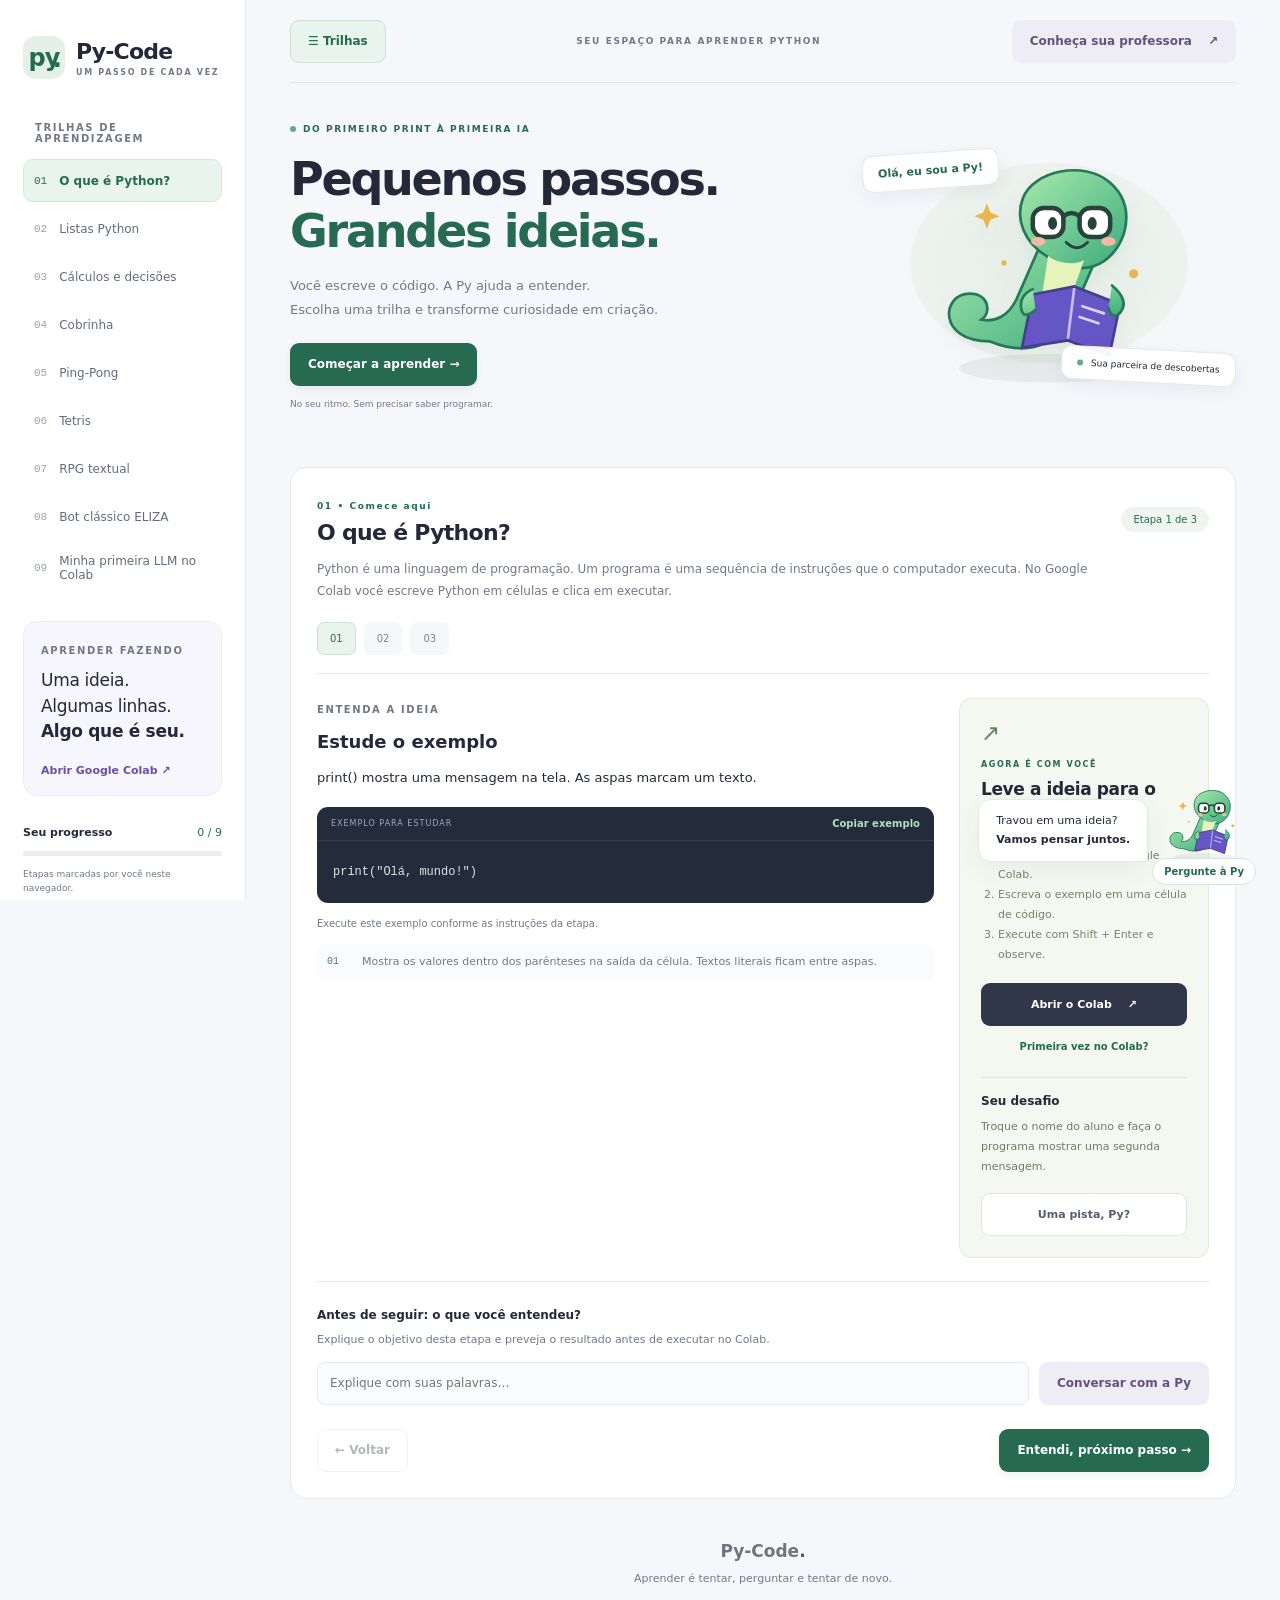
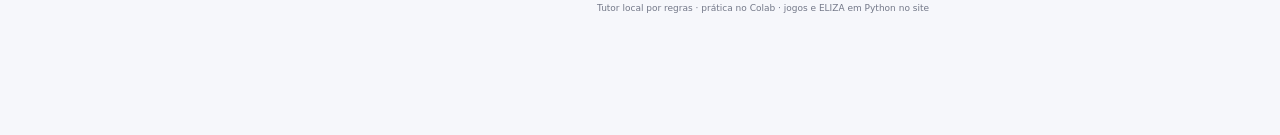
<file: index.html>
<!doctype html>
<html lang="pt-BR">
<head>
<meta charset="utf-8"><meta name="viewport" content="width=device-width,initial-scale=1,viewport-fit=cover">
<meta name="theme-color" content="#f6f7fb"><meta name="description" content="Aprenda Python passo a passo com a Py, sua cobrinha professora. Aulas, desafios e orientação para programar no Google Colab.">
<title>Py-Code — Pequenos passos, grandes ideias</title>
<link rel="manifest" href="./manifest.webmanifest"><link rel="stylesheet" href="./academia.css?v=46">
<script src="./curriculo.js?v=46" defer></script><script src="./tutor.js?v=46" defer></script><script src="./academia.js?v=46" defer></script>
<script src="./games-data.js?v=46" defer></script><script src="./games.js?v=46" defer></script></head>
<body>
<a class="skip" href="#lesson">Pular para a aula</a>
<button id="trailsBackdrop" class="trails-backdrop" aria-label="Fechar menu de trilhas" hidden></button><div class="layout">
<aside class="sidebar" id="trailSidebar" aria-label="Trilhas de aprendizagem">
<a class="brand" href="./" aria-label="Py-Code início"><span class="brand-symbol">py<span>.</span></span><span>Py-Code<small>UM PASSO DE CADA VEZ</small></span></a>
<p class="nav-caption">TRILHAS DE APRENDIZAGEM</p><nav id="nav" aria-label="Trilhas de aprendizagem"><a href="?trilha=inicio#lesson">O que é Python?</a><a href="?trilha=listas#lesson">Listas Python</a><a href="?trilha=calculos#lesson">Cálculos e decisões</a><a href="?trilha=cobrinha#lesson">Cobrinha</a><a href="?trilha=pong#lesson">Ping-Pong</a><a href="?trilha=tetris#lesson">Tetris</a><a href="?trilha=rpg#lesson">RPG textual</a><a href="?trilha=bot#lesson">Bot clássico ELIZA</a><a href="?trilha=colab#lesson">Minha primeira LLM</a></nav>
<div class="sidebar-tip"><span class="tiny-label">APRENDER FAZENDO</span><p>Uma ideia.<br>Algumas linhas.<br><strong>Algo que é seu.</strong></p><a href="https://colab.research.google.com/" target="_blank" rel="noopener noreferrer">Abrir Google Colab <span aria-hidden="true">↗</span></a></div>
<div class="progress-card"><div><strong>Seu progresso</strong><span id="progressLabel"></span></div><progress id="progressBar" value="0" max="9"></progress><small>Etapas marcadas por você neste navegador.</small></div>
</aside>
<main>
<header class="topbar"><button id="toggleTrails" class="button outline trails-toggle" aria-controls="trailSidebar" aria-expanded="false">☰ Trilhas</button><span>SEU ESPAÇO PARA APRENDER PYTHON</span><button id="openBot" class="button subtle">Conheça sua professora <span aria-hidden="true">↗</span></button></header>
<section class="hero"><div><span class="eyebrow"><span class="dot"></span> DO PRIMEIRO PRINT À PRIMEIRA IA</span><h1>Pequenos passos.<br><span>Grandes ideias.</span></h1><p>Você escreve o código. A Py ajuda a entender.<br>Escolha uma trilha e transforme curiosidade em criação.</p><button class="button primary" id="continue">Começar a aprender <span aria-hidden="true">→</span></button><span class="hero-note">No seu ritmo. Sem precisar saber programar.</span></div><div class="hero-art"><span class="float-label label-one">Olá, eu sou a Py!</span><img src="./assets/py-mentor.svg" alt="Py, uma cobrinha verde com óculos e um livro de Python" width="300" height="300"><span class="float-label label-two"><span class="dot"></span> Sua parceira de descobertas</span></div></section>
<section hidden class="paths" aria-labelledby="pathsTitle"><div class="section-heading"><div><span class="eyebrow">EXPLORE E DESCUBRA</span><h2 id="pathsTitle">O que vamos criar hoje?</h2></div><span class="muted">9 trilhas · do zero à IA</span></div><div class="cards" id="cards"></div></section>
<section id="lesson" class="lesson" aria-labelledby="lessonTitle" tabindex="-1">
<div class="lesson-heading"><div><span class="eyebrow" id="lessonTag"></span><h2 id="lessonTitle"></h2></div><span class="stage-badge" id="lessonCounter"></span></div><p id="intro" class="lesson-intro"></p>
<div id="stepTabs" class="step-tabs" aria-label="Etapas da aula"></div>
<div class="lesson-grid"><div><span class="tiny-label">ENTENDA A IDEIA</span><h3 id="stageTitle"></h3><p id="explain" class="explanation"></p><div class="example"><div class="example-head"><span>EXEMPLO PARA ESTUDAR</span><button id="copy" class="text-button">Copiar exemplo</button></div><pre><code id="exampleCode"></code></pre></div><p class="example-note" id="executionNote">Estude o código desta etapa e siga as instruções de execução.</p><div id="lineNotes" class="line-notes"></div></div><aside class="practice"><span class="practice-icon" aria-hidden="true">↗</span><span class="eyebrow">AGORA É COM VOCÊ</span><h3 id="practiceTitle">Leve a ideia para o Colab</h3><ol id="practiceInstructions"><li>Abra um notebook no Google Colab.</li><li>Escreva o exemplo em uma célula de código.</li><li>Execute com Shift + Enter e observe.</li></ol><a class="button dark" href="https://colab.research.google.com/" target="_blank" rel="noopener noreferrer">Abrir o Colab <span aria-hidden="true">↗</span></a><button id="playHere" class="button primary" hidden>Jogar aqui no site</button><a id="interactiveColab" class="button outline" target="_blank" rel="noopener noreferrer" hidden>Abrir projeto no Colab ↗</a><button class="text-button" id="colabHelp">Primeira vez no Colab?</button><div class="practice-divider"></div><strong>Seu desafio</strong><p id="challenge"></p><button id="hint" class="button outline">Uma pista, Py?</button></aside></div>
<section id="gamePanel" class="game-panel" aria-label="Projeto interativo em Python" hidden><h3>Execute o projeto aqui</h3><p id="gameStatus" role="status"></p><canvas id="gameCanvas" width="320" height="320" aria-label="Tabuleiro do jogo"></canvas><p id="gameStory"></p><div id="gameControls"></div><div><button id="gamePause" class="button primary">Iniciar</button><button id="gameReset" class="button outline">Reiniciar</button><button id="gameClose" class="button outline">Fechar jogo</button></div><div id="gameChatLog" role="log" aria-live="polite"></div><form id="gameChatForm" hidden><label for="gameChatInput">Sua mensagem para ELIZA</label><input id="gameChatInput" maxlength="2000" autocomplete="off"><button class="button primary" type="submit">Enviar</button></form></section><div class="check"><label for="reflection">Antes de seguir: o que você entendeu?</label><p id="checkQuestion"></p><div class="reflection-row"><input id="reflection" autocomplete="off" maxlength="600" placeholder="Explique com suas palavras…"><button id="discuss" class="button subtle">Conversar com a Py</button></div></div>
<div class="lesson-footer"><button id="previous" class="button outline">← Voltar</button><span id="lessonStatus" role="status"></span><button id="next" class="button primary">Entendi, próximo passo →</button></div>
</section><footer class="page-footer"><span class="brand-word">Py-Code<span>.</span></span><p>Aprender é tentar, perguntar e tentar de novo.</p><small>Tutor local por regras · prática no Colab · jogos e ELIZA em Python no site</small></footer>
</main></div>
<div class="mascot-dock"><div class="mascot-bubble" id="mascotBubble">Travou em uma ideia?<br><strong>Vamos pensar juntos.</strong></div><button class="bot-fab" id="botFab" aria-controls="assistant" aria-expanded="false" aria-label="Abrir conversa com a Py, professora Python"><img src="./assets/py-mentor.svg" alt="" width="92" height="92"><span>Pergunte à Py</span></button></div>
<aside class="assistant" id="assistant" role="dialog" aria-modal="false" aria-labelledby="assistantTitle" hidden>
<header class="assistant-head"><img src="./assets/py-mentor.svg" alt="" width="48" height="48"><div><h2 id="assistantTitle">Py, sua professora</h2><span><span class="dot"></span> Vamos pensar passo a passo</span></div><button id="closeBot" aria-label="Fechar conversa" class="close-button">×</button></header>
<div class="chat-context" id="chatContext"></div><div id="messages" role="log" aria-live="polite" aria-relevant="additions" aria-label="Conversa com a professora"></div><div class="suggestions" id="suggestions"></div>
<form id="chatForm" class="composer"><label class="sr-only" for="chatInput">Pergunte ou cole um trecho de código do Colab</label><textarea id="chatInput" rows="2" maxlength="6000" placeholder="Sua dúvida, seu código ou um erro…"></textarea><button type="submit" aria-label="Enviar mensagem">↑</button></form><p class="chat-disclaimer">Tutor por regras, sem LLM. Analisa pistas; não executa nem valida Python.</p>
</aside><div class="toast" id="toast" role="status" hidden></div><noscript>Ative o JavaScript para abrir as aulas e conversar com a Py.</noscript>
</body></html>
</file>
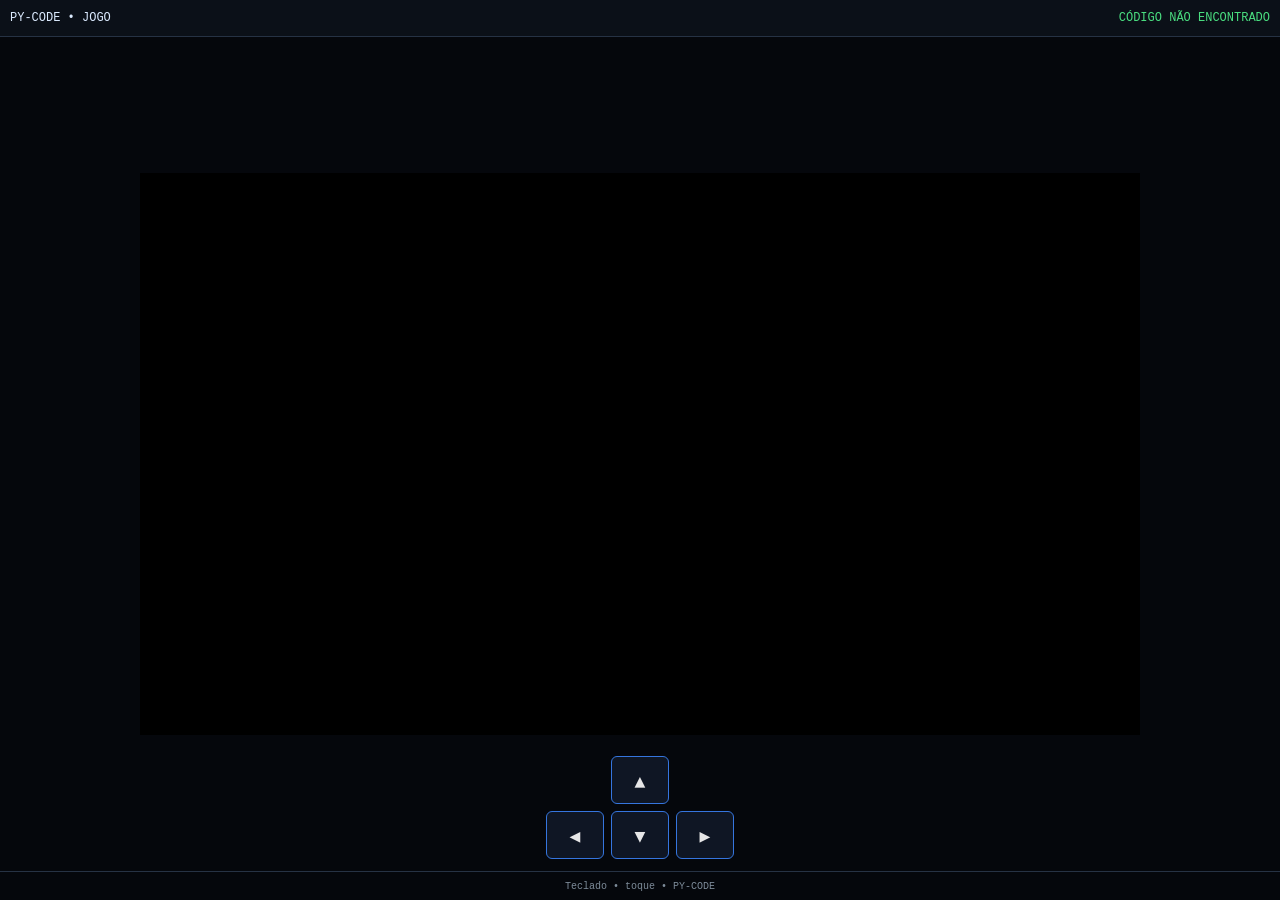
<file: jogo.html>
<!DOCTYPE html>
<html lang="pt-BR">
<head>
<meta charset="UTF-8">
<meta name="viewport" content="width=device-width,initial-scale=1,viewport-fit=cover,user-scalable=no">
<meta name="theme-color" content="#05070c">
<title>Py-Code — Jogo</title>
<style>
html,body{margin:0;width:100%;height:100%;background:#05070c;color:#dbeafe;font-family:Consolas,"Courier New",monospace;overflow:hidden}
body{display:flex;flex-direction:column}
header{height:36px;flex:0 0 auto;display:flex;align-items:center;justify-content:space-between;padding:0 10px;background:#0b1018;border-bottom:1px solid #263244;font-size:12px}
#status{color:#4ade80}
main{flex:1;min-height:0;display:flex;align-items:center;justify-content:center;position:relative}
canvas{display:block;width:min(100vw,1000px);height:auto;max-height:100%;aspect-ratio:16/9;background:#000;image-rendering:pixelated;touch-action:none}
#touch{position:absolute;left:0;right:0;bottom:12px;display:grid;grid-template-columns:repeat(3,58px);gap:7px;justify-content:center;pointer-events:none}
.touch{pointer-events:auto;width:58px;height:48px;border:1px solid #3b82f6;background:#111827;color:#fff;border-radius:6px;font:700 18px monospace;opacity:.9;touch-action:none}
.empty{visibility:hidden}
footer{height:28px;flex:0 0 auto;display:flex;align-items:center;justify-content:center;border-top:1px solid #263244;color:#7d8b99;font-size:10px}
@media(max-width:600px){canvas{width:100%;max-height:calc(100dvh - 64px)}#touch{bottom:8px}.touch{width:52px;height:44px}}
</style>
</head>
<body>
<header><span>PY-CODE • JOGO</span><span id="status">INICIANDO...</span></header>
<main>
<canvas id="canvas" width="320" height="180" aria-label="Tela do jogo"></canvas>
<div id="touch" aria-label="Controles">
<button class="touch empty" aria-hidden="true"></button><button class="touch" data-key="ArrowUp">▲</button><button class="touch empty" aria-hidden="true"></button>
<button class="touch" data-key="ArrowLeft">◀</button><button class="touch" data-key="ArrowDown">▼</button><button class="touch" data-key="ArrowRight">▶</button>
</div>
</main>
<footer>Teclado • toque • PY-CODE</footer>
<script>
"use strict";
const canvas=document.getElementById("canvas");
const ctx=canvas.getContext("2d");
const status=document.getElementById("status");
const keys=new Set();
let worker=null,ready=false,running=false,busy=false,last=0,bootTimer=null,frameTimer=null,recoveryKey="";

function msg(v){status.textContent=String(v)}
function draw(m){
 if(m.type==="fill"){ctx.fillStyle=m.color;ctx.fillRect(0,0,canvas.width,canvas.height)}
 else if(m.type==="rect"){ctx.fillStyle=m.color;ctx.fillRect(m.x,m.y,m.w,m.h)}
 else if(m.type==="circle"){ctx.fillStyle=m.color;ctx.beginPath();ctx.arc(m.x,m.y,m.r,0,Math.PI*2);ctx.fill()}
 else if(m.type==="line"){ctx.strokeStyle=m.color;ctx.lineWidth=m.width;ctx.beginPath();ctx.moveTo(m.x1,m.y1);ctx.lineTo(m.x2,m.y2);ctx.stroke()}
 else if(m.type==="text"){ctx.fillStyle=m.color;ctx.font=m.size+"px monospace";ctx.fillText(m.value,m.x,m.y)}
 else if(m.type==="image"){const img=new Image();img.onload=()=>ctx.drawImage(img,m.x,m.y,m.w,m.h);img.src=m.url}
}
function som(m){
 try{const ac=window.__pyac||(window.__pyac=new AudioContext());const o=ac.createOscillator(),g=ac.createGain();o.type=m.waveform||"square";o.frequency.value=Number(m.frequency)||440;g.gain.value=Math.min(.25,Number(m.volume)||.05);o.connect(g);g.connect(ac.destination);o.start();o.stop(ac.currentTime+(Number(m.duration)||.1))}catch(_){}
}
function limparTimers(){
 if(bootTimer){clearTimeout(bootTimer);bootTimer=null}
 if(frameTimer){clearTimeout(frameTimer);frameTimer=null}
}
function pararRuntime(mensagem){
 running=false;
 busy=false;
 limparTimers();
 if(worker){worker.terminate();worker=null}
 if(mensagem)msg(mensagem);
}
function iniciar(codigo){
 worker=new Worker("./pycode-worker.js?v=37",{type:"module"});
 worker.onmessage=e=>{
  const m=e.data||{};
  if(m.type==="status"){msg(m.value);return}
  if(m.type==="ready"){
    ready=true;
    if(bootTimer){clearTimeout(bootTimer);bootTimer=null}
    msg("PYTHON LOCAL • CARREGANDO JOGO");
    worker.postMessage({type:"run",code:codigo,game:true});
    return;
  }
  if(["fill","rect","circle","line","text","image"].includes(m.type)){draw(m);return}
  if(m.type==="sound"){som(m);return}
  if(m.type==="game_ready"){
    running=true;
    if(recoveryKey)localStorage.removeItem(recoveryKey);
    msg("JOGO RODANDO");
    return;
  }
  if(m.type==="frame_done"){
    busy=false;
    if(frameTimer){clearTimeout(frameTimer);frameTimer=null}
    return;
  }
  if(m.type==="error"||m.type==="fatal"){
    pararRuntime("ERRO PYTHON");
    console.error(m.value);
    return;
  }
 };
 worker.onerror=e=>{pararRuntime("FALHA NO RUNTIME");console.error(e.message,e.filename,e.lineno)};
 worker.onmessageerror=()=>{pararRuntime("ERRO DE COMUNICAÇÃO")};
 worker.postMessage({type:"boot"});
 bootTimer=setTimeout(()=>{if(!ready)pararRuntime("TEMPO LIMITE DO RUNTIME")},15000);
}
function frame(now){
 if(running&&ready&&!busy&&worker&&now-last>=33){
  last=now;busy=true;
  worker.postMessage({type:"keys",keys:[...keys]});
  worker.postMessage({type:"frame"});
  frameTimer=setTimeout(()=>{
    if(busy){
      pararRuntime("FRAME TRAVOU • ATUALIZE A PÁGINA");
      console.error("O frame Python excedeu o limite de 800 ms.");
    }
  },800);
 }
 requestAnimationFrame(frame);
}
addEventListener("keydown",e=>{keys.add(e.key);if(["ArrowUp","ArrowDown","ArrowLeft","ArrowRight"," "].includes(e.key))e.preventDefault()});
addEventListener("keyup",e=>keys.delete(e.key));
addEventListener("blur",()=>keys.clear());
document.querySelectorAll(".touch").forEach(b=>{
 const k=b.dataset.key;if(!k)return;
 const down=e=>{e.preventDefault();keys.add(k)};
 const up=e=>{e.preventDefault();keys.delete(k)};
 b.addEventListener("pointerdown",down);
 ["pointerup","pointercancel","pointerleave"].forEach(x=>b.addEventListener(x,up));
});
function recuperar(){
 const chave=decodeURIComponent(location.hash.slice(1));
 const codigo=localStorage.getItem(chave);
 if(!codigo){msg("CÓDIGO NÃO ENCONTRADO");return}
 recoveryKey=chave;
 iniciar(codigo);
 requestAnimationFrame(frame);
}
addEventListener("pagehide",()=>pararRuntime(""));
recuperar();
</script>
</body>
</html>
</file>
<file: academia.css>
:root{--ink:#24293a;--muted:#737888;--green:#256a51;--mint:#e8f4ed;--purple:#7760bf;--line:#e6e8ed;--page:#f6f7fb;--white:#fff;font-family:Inter,ui-sans-serif,system-ui,-apple-system,BlinkMacSystemFont,"Segoe UI",sans-serif;color:var(--ink);background:var(--page);font-synthesis:none}*{box-sizing:border-box}body{margin:0}button,input,textarea{font:inherit}button,a{-webkit-tap-highlight-color:transparent}button{cursor:pointer}a{color:inherit}button{touch-action:manipulation}button:disabled{opacity:.45;cursor:default}:focus-visible{outline:3px solid #8e73db;outline-offset:4px}[hidden]{display:none!important}h1,h2,h3,p{margin-top:0}.layout{display:grid;grid-template-columns:246px minmax(0,1fr);max-width:1680px;margin:auto}.sidebar{position:sticky;top:0;height:100dvh;padding:36px 23px 22px;background:#fff;border-right:1px solid var(--line);display:flex;flex-direction:column;overflow-y:auto}.brand{display:flex;align-items:center;gap:11px;text-decoration:none;font-weight:800;font-size:22px;letter-spacing:-.8px}.brand-symbol{display:grid;place-content:center;position:relative;background:#e4f0e9;border-radius:13px;width:42px;height:43px;color:var(--green);font-size:24px}.brand-symbol span{position:absolute;right:4px;bottom:6px}.brand small{display:block;font-size:8px;letter-spacing:1.7px;color:var(--muted);margin-top:4px}.nav-caption,.tiny-label{font-size:10px;letter-spacing:1.6px;font-weight:750;color:var(--muted)}.nav-caption{margin:43px 0 15px 12px}nav{display:grid;gap:5px}nav button{display:flex;align-items:center;gap:12px;text-align:left;border:1px solid transparent;padding:10px;border-radius:10px;background:none;color:#656b7c;font-size:12px;min-height:43px}nav button:hover{background:#f7f8fa}nav button.active{background:var(--mint);border-color:#d4e8db;color:var(--green);font-weight:750}.nav-number{font:11px ui-monospace,monospace;color:#9ba1aa}nav button.active .nav-number{color:var(--green)}.sidebar-tip{margin-top:28px;padding:17px;background:#f7f6fd;border:1px solid #eeebf8;border-radius:14px}.sidebar-tip p{font-size:17px;line-height:1.5;margin:10px 0 14px;letter-spacing:-.3px}.sidebar-tip a{font-size:11px;text-decoration:none;color:#6551a6;font-weight:700}.progress-card{margin-top:auto;padding-top:30px}.progress-card div{display:flex;justify-content:space-between;font-size:11px}.progress-card span{color:var(--green)}progress{appearance:none;width:100%;height:5px;border:0;border-radius:9px;margin:12px 0;background:#ebedf1}progress::-webkit-progress-bar{background:#ebedf1;border-radius:9px}progress::-webkit-progress-value{background:#65ac88;border-radius:9px}progress::-moz-progress-bar{background:#65ac88}.progress-card small{font-size:9px;line-height:1.5;display:block;color:var(--muted)}main{min-width:0;padding:0 44px}.topbar{display:flex;justify-content:space-between;align-items:center;gap:14px;min-height:83px;border-bottom:1px solid var(--line)}.topbar>span{font-size:9px;letter-spacing:1.6px;color:var(--muted);font-weight:650}.button{display:inline-flex;justify-content:center;align-items:center;gap:16px;min-height:43px;border-radius:9px;padding:11px 17px;border:1px solid transparent;font-size:12px;font-weight:650;text-decoration:none;transition:background .15s,transform .15s}.button:hover{transform:translateY(-1px)}.primary{background:var(--green);color:white;box-shadow:0 4px 8px #256a5114}.primary:hover{background:#1e5944}.subtle{background:#eeedf5;color:#60537e}.outline{background:#fff;border-color:#dfe3e8;color:#555e6c}.dark{background:#303749;color:#fff}.hero{display:grid;grid-template-columns:1.2fr .8fr;align-items:center;min-height:348px;padding:34px 0 26px;gap:10px}.eyebrow{display:inline-flex;gap:7px;align-items:center;font-size:9px;font-weight:750;letter-spacing:1.6px;color:var(--green)}.dot{display:inline-block;width:6px;height:6px;border-radius:50%;background:#65ab82;flex-shrink:0}.hero h1{font-size:clamp(35px,3.6vw,56px);line-height:1.13;font-weight:750;letter-spacing:-2.3px;margin:17px 0}.hero h1>span{color:var(--green)}.hero p{font-size:13px;line-height:1.8;color:var(--muted);margin-bottom:22px}.hero-note{display:block;font-size:9px;color:var(--muted);margin-top:13px}.hero-art{position:relative;display:flex;align-items:center;justify-content:center;min-height:270px;background:radial-gradient(ellipse at center,#e5eee7 0%,#edf2ef 52%,transparent 53%)}.hero-art img{width:min(270px,100%);height:auto;filter:drop-shadow(0 10px 10px #396c3510)}.float-label{position:absolute;font-size:11px;border:1px solid #e5e8e7;border-radius:11px;background:#fffffff2;box-shadow:0 6px 18px #232d4310;padding:11px 15px;z-index:1;transform:rotate(-4deg)}.label-one{left:0;top:24px;color:var(--green);font-weight:700}.label-two{right:0;bottom:15px;transform:rotate(3deg);font-size:9px}.label-two .dot{margin-right:5px}.section-heading{display:flex;justify-content:space-between;align-items:end;gap:12px;margin:8px 0 19px}h2{font-size:22px;letter-spacing:-.7px;margin:7px 0 0}.muted{font-size:10px;color:var(--muted)}.cards{display:grid;grid-template-columns:repeat(3,minmax(0,1fr));gap:13px}.card{position:relative;display:flex;flex-direction:column;align-items:flex-start;text-align:left;border:1px solid var(--line);background:white;border-radius:13px;min-height:152px;padding:18px;color:var(--ink);transition:transform .15s,border-color .15s}.card:hover{transform:translateY(-3px);border-color:#94b7a3}.card.active{border-color:#9dbdaa;box-shadow:0 0 0 1px #9dbdaa}.card-icon{display:grid;place-content:center;width:34px;height:34px;border-radius:10px;font:700 15px ui-monospace,monospace;background:#e9f2ec;color:#427b58;margin-bottom:13px}.card:nth-child(3n+2) .card-icon{background:#f1ecfb;color:#8d69bb}.card:nth-child(3n) .card-icon{background:#fff2dc;color:#aa7c35}.card b{font-size:12px;letter-spacing:-.2px}.card small{color:var(--muted);font-size:10px;margin:6px 0 14px;line-height:1.4}.card-bottom{font-size:8px;color:#858b97;letter-spacing:.6px;margin-top:auto}.card-arrow{position:absolute;right:17px;top:24px;color:#a2a7b1}.lesson{scroll-margin-top:20px;background:white;border:1px solid var(--line);border-radius:17px;margin-top:32px;padding:26px}.lesson-heading{display:flex;justify-content:space-between;gap:15px;align-items:center}.stage-badge{background:#f0f4f1;border-radius:20px;color:var(--green);font-size:10px;padding:7px 12px;white-space:nowrap}.lesson-intro{font-size:12px;color:var(--muted);line-height:1.8;margin:14px 0 20px;max-width:780px}.step-tabs{display:flex;gap:8px;border-bottom:1px solid var(--line);padding-bottom:18px;margin-bottom:24px}.step-tabs button{background:#f6f7f9;color:#7c8390;border:1px solid transparent;font-size:10px;padding:8px 12px;border-radius:7px}.step-tabs button.active{color:var(--green);background:var(--mint);border-color:#cce0d3}.lesson-grid{display:grid;grid-template-columns:minmax(0,1fr) 250px;gap:25px}.explanation{font-size:13px;line-height:1.8;margin:10px 0 17px}.example{background:#242c3c;border-radius:11px;overflow:hidden;color:#d8e6e5}.example-head{display:flex;align-items:center;justify-content:space-between;gap:8px;border-bottom:1px solid #ffffff14;padding:11px 14px}.example-head span{font-size:8px;color:#9aaabd;letter-spacing:1px}.text-button{background:none;border:0;color:var(--green);font-size:11px;font-weight:650;padding:9px 0}.example-head button{color:#ade1bb;font-size:10px;padding:0}pre{margin:0;padding:20px 16px;overflow-x:auto;font:12px/1.9 ui-monospace,SFMono-Regular,Consolas,monospace;tab-size:4}.example-note{font-size:10px;color:var(--muted);line-height:1.6;margin:12px 0}.line-notes{display:grid;gap:7px}.line-note{font-size:11px;line-height:1.6;color:#727988;padding:9px 10px;border-radius:6px;background:#fafbfc;display:flex;gap:10px}.line-note span{font:10px ui-monospace,monospace;color:#3e8662;min-width:25px;padding-top:3px}.practice{border:1px solid #e2eadd;background:#f4f8f1;border-radius:12px;padding:21px;display:flex;flex-direction:column;align-items:flex-start}.practice-icon{color:#62845b;font-size:23px;margin-bottom:14px}.practice .eyebrow{font-size:8px}.practice h3{font-size:17px;line-height:1.4;letter-spacing:-.4px;margin:9px 0}.practice ol{font-size:11px;line-height:1.8;color:#78816f;padding-left:17px;margin-bottom:19px}.practice .button{width:100%;font-size:11px}.practice .text-button{align-self:center;font-size:10px;margin-top:6px}.practice-divider{height:1px;background:#dfe6d9;width:100%;margin:16px 0}.practice strong{font-size:12px}.practice p{font-size:11px;line-height:1.8;color:#6e7b66;margin:9px 0 16px}.check{border-top:1px solid var(--line);padding-top:22px;margin-top:23px}.check label{font-size:12px;font-weight:700}.check p{font-size:11px;line-height:1.7;color:var(--muted);margin:8px 0 12px}.reflection-row{display:flex;gap:10px}.reflection-row input{width:100%;min-width:0;border:1px solid var(--line);background:#fafbfc;border-radius:8px;padding:12px;font-size:12px}.reflection-row button{flex-shrink:0}.lesson-footer{display:flex;gap:10px;align-items:center;justify-content:space-between;margin-top:24px}.lesson-footer>span{font-size:10px;color:var(--green)}.page-footer{text-align:center;padding:42px 0 120px;color:var(--muted)}.brand-word{font-weight:800;color:#6e7580;font-size:17px}.brand-word span{color:var(--green)}.page-footer p{font-size:11px;margin:11px 0}.page-footer small{font-size:9px}.mascot-dock{position:fixed;right:24px;bottom:15px;z-index:20;display:flex;align-items:center;gap:4px}.mascot-bubble{border:1px solid #dfebe1;background:white;padding:12px 17px;border-radius:13px 13px 0 13px;font-size:11px;line-height:1.7;box-shadow:0 8px 25px #273d3010}.bot-fab{border:0;background:none;padding:0;display:flex;flex-direction:column;align-items:center;color:var(--green)}.bot-fab img{transition:transform .2s}.bot-fab:hover img{transform:rotate(-8deg) translateY(-5px)}.bot-fab span{border:1px solid #d5e5db;background:white;border-radius:20px;padding:7px 11px;font-size:10px;font-weight:750;margin-top:-10px}.assistant{position:fixed;z-index:30;right:24px;bottom:24px;width:405px;height:min(640px,calc(100dvh - 48px));border:1px solid #d8e5dc;border-radius:19px;background:#f8faf8;box-shadow:0 20px 90px #22352e35;display:flex;flex-direction:column;overflow:hidden}.assistant-head{display:flex;align-items:center;gap:8px;padding:13px;background:white;border-bottom:1px solid #e4ebe5}.assistant-head h2{font-size:14px;letter-spacing:-.2px;margin:0 0 5px}.assistant-head span{font-size:9px;color:#738a79}.close-button{margin-left:auto;border:0;background:#f0f4f0;color:#4e6656;border-radius:9px;font-size:23px;width:36px;height:36px}.chat-context{background:#eef4ee;color:#6b806c;padding:9px 17px;font-size:10px}#messages{flex:1;min-height:0;overflow:auto;padding:17px;display:flex;flex-direction:column;gap:14px;overscroll-behavior:contain}.message{background:white;border:1px solid #e2e9e3;border-radius:0 12px 12px;padding:12px;max-width:95%;font-size:12px;line-height:1.75;overflow-wrap:anywhere;white-space:pre-wrap}.message strong{display:block;font-size:9px;color:var(--green);margin-bottom:4px}.message.user{align-self:flex-end;background:#e7f0e8;border-color:#d9e6da;border-radius:12px 0 12px 12px}.suggestions{display:flex;flex-wrap:wrap;gap:6px;padding:9px 13px}.suggestions button{border:1px solid #d7e3d8;background:#fff;color:#44634c;font-size:10px;border-radius:20px;padding:8px 10px}.composer{display:flex;align-items:flex-end;gap:7px;margin:0 12px;background:white;border:1px solid #d5dfd6;border-radius:11px;padding:6px}.composer textarea{border:0;background:none;resize:vertical;max-height:150px;min-height:44px;width:100%;padding:7px;font-size:12px;line-height:1.5;color:var(--ink)}.composer button{border:0;border-radius:8px;background:var(--green);color:white;font-size:23px;min-width:38px;height:38px}.chat-disclaimer{font-size:8px;line-height:1.5;color:#7d887e;text-align:center;margin:8px 10px 11px}.toast{position:fixed;bottom:25px;left:50%;transform:translateX(-50%);z-index:50;background:#293e33;color:white;border-radius:10px;padding:13px 20px;font-size:12px;max-width:85vw;box-shadow:0 8px 30px #0002}.sr-only,.skip:not(:focus){position:absolute;width:1px;height:1px;padding:0;margin:-1px;overflow:hidden;clip:rect(0,0,0,0);white-space:nowrap;border:0}.skip:focus{position:fixed;top:10px;left:10px;z-index:100;padding:14px;background:white}
@media(min-width:1450px){main{padding:0 65px}.hero{min-height:385px}.cards{gap:17px}.card{min-height:166px}}
@media(max-width:1150px){.layout{grid-template-columns:205px minmax(0,1fr)}.sidebar{padding:27px 15px}main{padding:0 25px}.lesson-grid{grid-template-columns:minmax(0,1fr) 210px;gap:17px}.practice{padding:16px}.hero h1{font-size:39px}.hero-art img{width:235px}.float-label{font-size:9px;padding:9px}.label-two{font-size:8px}.lesson{padding:21px}.reflection-row{flex-wrap:wrap}}
@media(max-width:880px){.layout{display:block}.sidebar{position:static;height:auto;padding:18px 22px;border-right:0;border-bottom:1px solid var(--line)}.brand{font-size:20px}.brand-symbol{height:36px;width:36px;font-size:22px}.nav-caption,.sidebar-tip,.progress-card{display:none}nav{display:flex;overflow:auto;gap:6px;margin-top:17px;padding-bottom:2px}nav button{flex-shrink:0;padding:8px;min-height:36px;font-size:11px}.topbar{min-height:68px}.hero{min-height:320px}.hero h1{font-size:43px}.lesson-grid{grid-template-columns:minmax(0,1fr) 235px}.mascot-bubble{display:none}}
@media(max-width:580px){main{padding:0 17px}.sidebar{padding:15px 17px 10px}.topbar>span{font-size:8px;max-width:140px;line-height:1.8}.topbar .button{font-size:10px;padding:8px 11px;gap:5px}.hero{grid-template-columns:minmax(0,1fr) 115px;gap:0;min-height:310px;padding:25px 0}.hero h1{font-size:34px;letter-spacing:-1.6px}.hero .eyebrow{font-size:7px;letter-spacing:.8px}.hero p{font-size:11px}.hero p br{display:none}.hero-art{min-height:180px;align-self:center;margin-left:-16px}.hero-art img{width:155px;max-width:none}.float-label{display:none}.hero-note{font-size:8px}.hero .button{font-size:11px;padding:11px 14px}.section-heading{align-items:start}.section-heading h2{font-size:20px}.section-heading .muted{font-size:8px;max-width:70px;text-align:right;line-height:1.7}.cards{grid-template-columns:repeat(2,minmax(0,1fr));gap:10px}.card{min-height:150px;padding:15px}.card:last-child{grid-column:1/-1;min-height:115px}.card:last-child .card-icon{margin-bottom:8px}.card b{font-size:12px}.card small{font-size:10px}.lesson{padding:17px;margin-top:25px}.lesson h2{font-size:21px}.lesson-grid{grid-template-columns:1fr}.practice{padding:19px}.practice-icon{display:none}.practice ol{margin-top:6px}.lesson-footer{flex-wrap:wrap}.lesson-footer .button{font-size:10px;padding:10px}.lesson-footer>span{order:3;width:100%;text-align:center}.stage-badge{font-size:9px;padding:7px 9px}.reflection-row button{width:100%}.assistant{right:8px;bottom:8px;width:calc(100% - 16px);height:min(660px,calc(100dvh - 16px));border-radius:15px}.mascot-dock{right:10px;bottom:12px}.bot-fab img{width:75px;height:75px}.bot-fab span{font-size:9px}.page-footer{padding-bottom:130px}pre{font-size:11px}.example-head span{font-size:7px}}
@media(prefers-reduced-motion:reduce){*,*::before,*::after{transition:none!important;scroll-behavior:auto!important}}

.step-tabs{flex-wrap:wrap;gap:8px}.step-tabs button{white-space:normal;text-align:left;max-width:100%;line-height:1.5}#stageTitle{font-size:18px;line-height:1.4;margin:12px 0}#executionNote{line-height:1.7}

/* Trilhas na lateral; em telas pequenas o menu abre pela esquerda. */
.trails-toggle{display:inline-flex;flex-shrink:0}.trails-backdrop{position:fixed;inset:0;border:0;background:#172a3266;z-index:39}.sidebar{overscroll-behavior:contain}.sidebar nav{flex-shrink:0}
@media(max-width:880px){
 .sidebar{position:fixed;left:0;top:0;bottom:0;width:min(290px,85vw);height:100dvh;padding:25px 18px;border-right:1px solid var(--line);border-bottom:0;z-index:40;transform:translateX(-100%);visibility:hidden;transition:transform .2s,visibility .2s;overflow-y:auto}
 body.trails-open .sidebar{transform:translateX(0);visibility:visible}
 .sidebar .nav-caption{display:block;margin:28px 0 12px 10px}.sidebar nav{display:grid;overflow:visible;margin-top:0;gap:7px}.sidebar nav button{width:100%;min-height:44px;font-size:12px;white-space:normal;flex-shrink:1}
 .sidebar .sidebar-tip,.sidebar .progress-card{display:block}.sidebar .progress-card{margin-top:20px;padding-top:12px}.sidebar .sidebar-tip{margin-top:20px}
 .trails-toggle{display:inline-flex;flex-shrink:0}.topbar{flex-wrap:wrap;padding:12px 0}.topbar>span{flex:1}.topbar #openBot{margin-left:auto}body.trails-open{overflow:hidden}
}

.sidebar nav a{display:block;padding:12px 10px;border-radius:8px;text-decoration:none;font-size:12px;color:var(--green)}.sidebar nav a:hover{background:var(--mint)}@media(min-width:881px){.topbar{flex-wrap:wrap;padding:10px 0}.trails-toggle{background:var(--mint);border-color:#cce0d3;color:var(--green)}}

.game-panel{margin:25px 0;padding:20px;background:#f0f6f2;border:1px solid #cce0d3;border-radius:14px}.game-panel canvas{max-width:100%;height:auto;display:block;margin:12px 0}.game-panel [hidden]{display:none!important}#gameControls{display:flex;flex-wrap:wrap;gap:8px;margin:12px 0}#gameChatLog{max-height:300px;overflow:auto}#gameChatForm{display:flex;flex-wrap:wrap;gap:10px}#gameChatInput{min-width:0;flex:1;padding:12px}.practice #playHere{margin-bottom:10px}
</file>
